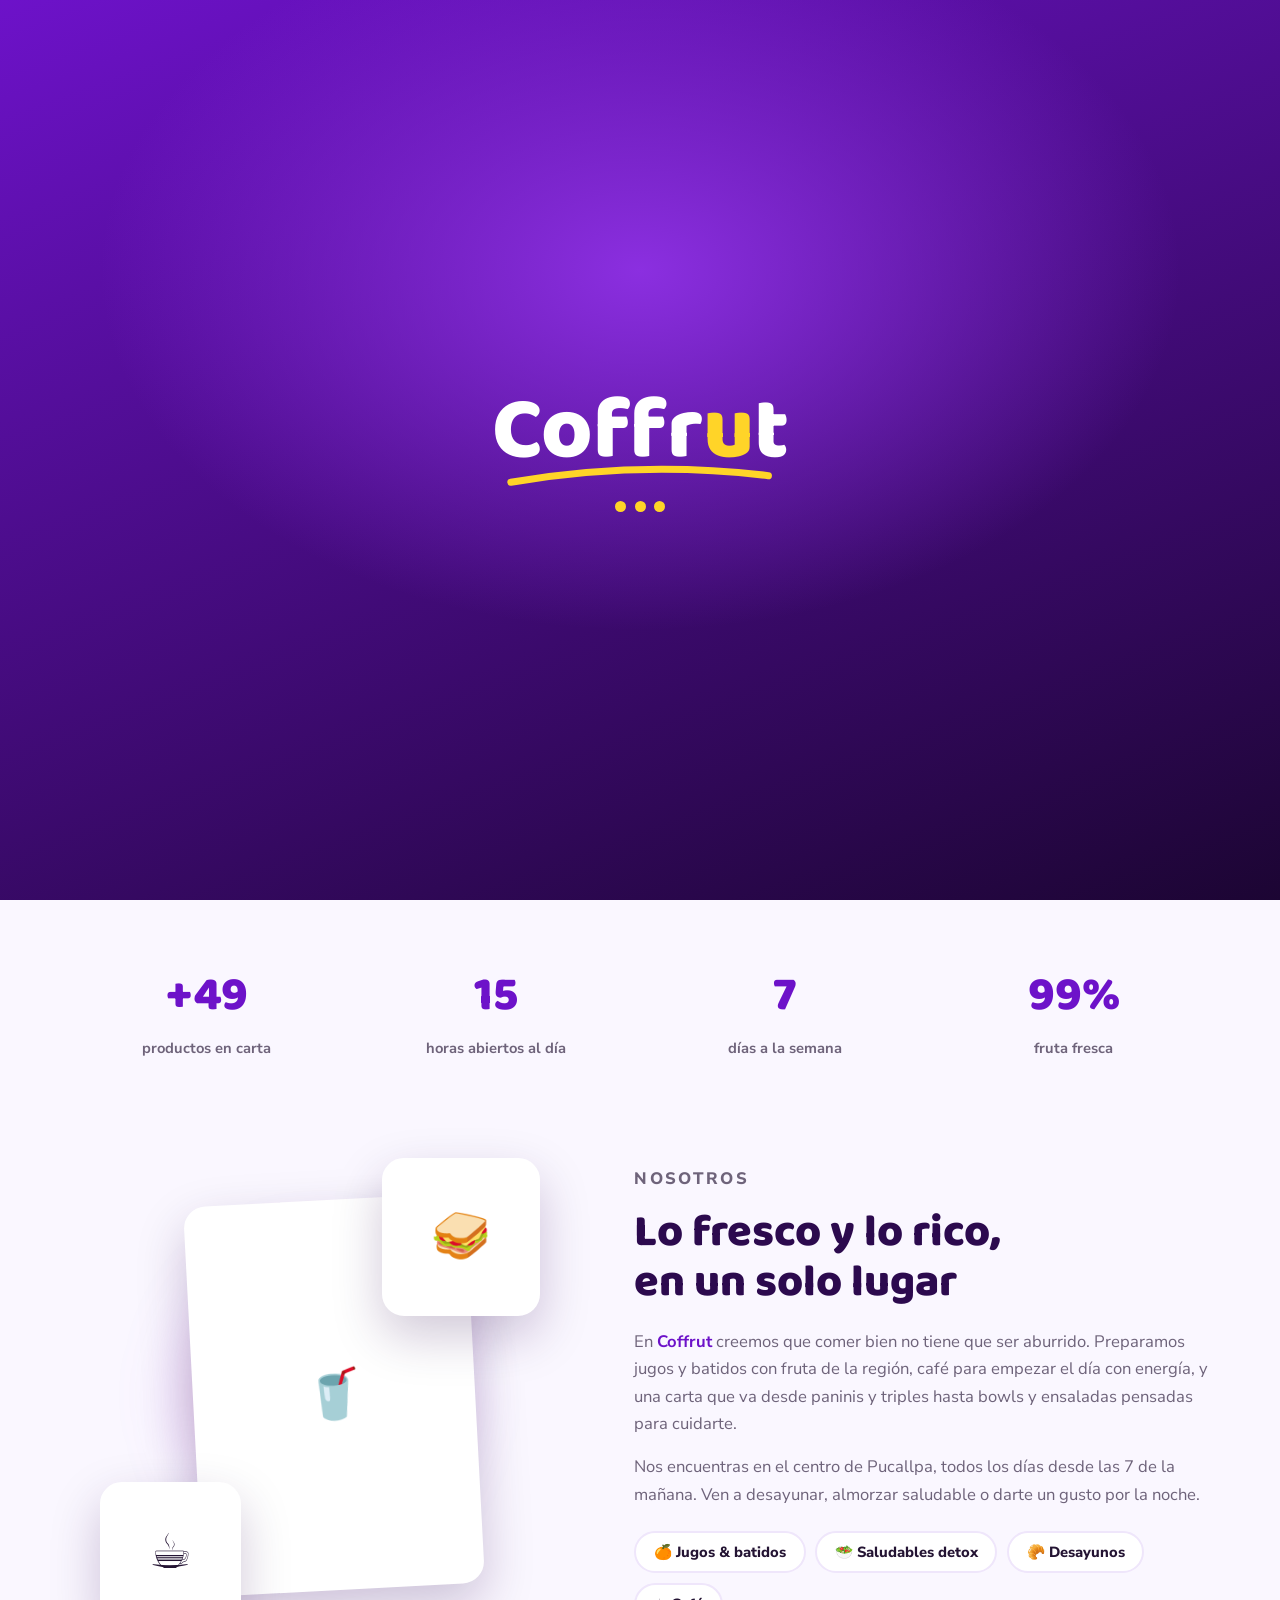
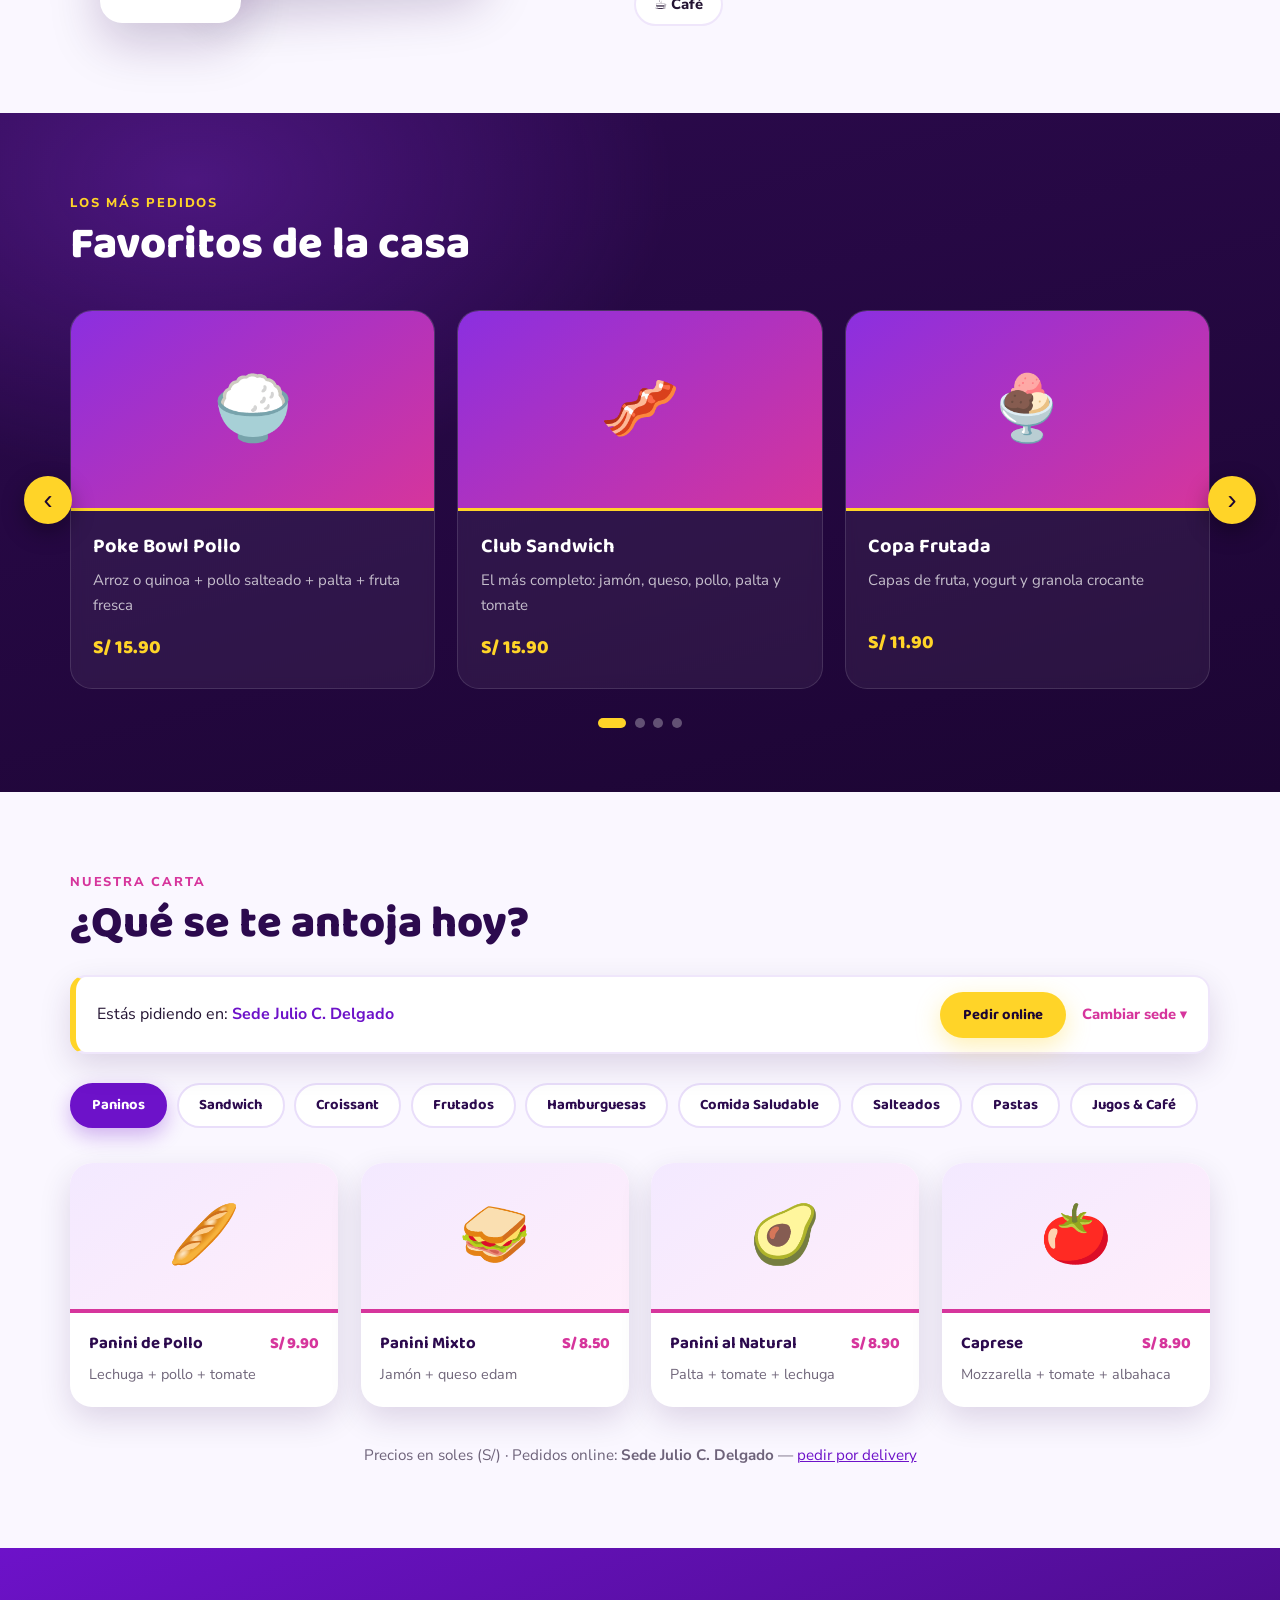
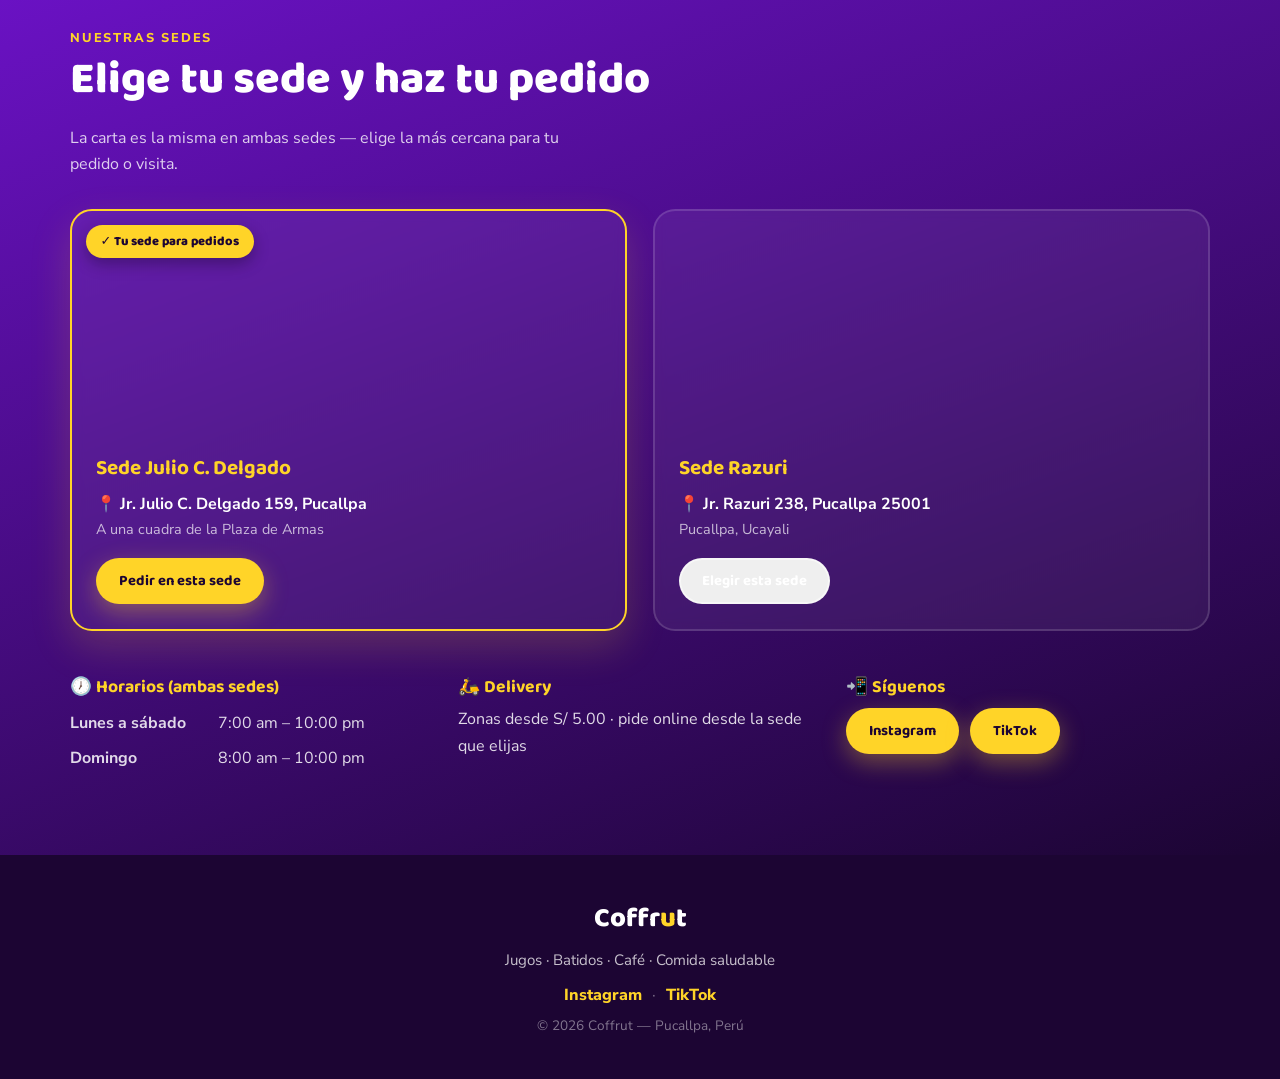
<file: index.html>
<!DOCTYPE html>
<html lang="es">
<head>
  <meta charset="UTF-8" />
  <meta name="viewport" content="width=device-width, initial-scale=1.0" />
  <title>Coffrut — Jugos, Batidos & Café | Pucallpa</title>
  <meta name="description" content="Coffrut: bar de zumos, batidos, café y comida saludable en Pucallpa. Jr. Julio C. Delgado 159. Lunes a domingo." />
  <link rel="preconnect" href="https://fonts.googleapis.com" />
  <link rel="preconnect" href="https://fonts.gstatic.com" crossorigin />
  <link href="https://fonts.googleapis.com/css2?family=Baloo+2:wght@500;600;700;800&family=Nunito+Sans:opsz,wght@6..12,400;6..12,600;6..12,700;6..12,800&display=swap" rel="stylesheet" />
  <link rel="stylesheet" href="css/styles.css" />
</head>
<body>

  <!-- ============ PANTALLA DE CARGA ============ -->
  <div class="splash" id="splash" aria-hidden="true">
    <div class="splash__logo">
      Coffr<span>u</span>t
      <svg class="splash__swoosh" viewBox="0 0 420 36">
        <path class="splash__path" d="M12 28 Q 210 -6 408 18" fill="none" stroke="#FFD428" stroke-width="11" stroke-linecap="round"/>
      </svg>
    </div>
    <div class="splash__dots"><span></span><span></span><span></span></div>
  </div>

  <!-- ============ NAVBAR ============ -->
  <header class="nav" id="nav">
    <div class="nav__inner container">
      <a href="#inicio" class="nav__logo">
        Coffr<span class="nav__logo-u">u</span>t
        <svg class="nav__swoosh" viewBox="0 0 120 14" aria-hidden="true">
          <path d="M4 10 Q 60 -2 116 7" fill="none" stroke="currentColor" stroke-width="5" stroke-linecap="round"/>
        </svg>
      </a>
      <nav class="nav__links" id="navLinks">
        <a href="#inicio">Inicio</a>
        <a href="#nosotros">Nosotros</a>
        <a href="#favoritos">Favoritos</a>
        <a href="#carta">Carta</a>
        <a href="#sedes">Sedes</a>
      </nav>
      <a href="#carta" class="btn btn--sm nav__cta">Ver carta</a>
      <button class="nav__burger" id="navBurger" aria-label="Abrir menú" aria-expanded="false">
        <span></span><span></span><span></span>
      </button>
    </div>
  </header>

  <!-- ============ HERO ============ -->
  <section class="hero" id="inicio">
    <div class="hero__blobs" aria-hidden="true">
      <span class="blob blob--1"></span>
      <span class="blob blob--2"></span>
      <span class="blob blob--3"></span>
      <span class="blob blob--4"></span>
    </div>

    <div class="hero__particles" id="heroParticles" aria-hidden="true"></div>

    <div class="hero__content container">
      <p class="hero__eyebrow">Bar de zumos · batidos · café — Pucallpa</p>
      <h1 class="hero__title">
        Coffr<span class="hero__title-u">u</span>t
        <svg class="hero__swoosh" viewBox="0 0 420 36" aria-hidden="true">
          <path id="swooshPath" d="M12 28 Q 210 -6 408 18" fill="none" stroke="#FFD428" stroke-width="11" stroke-linecap="round"/>
        </svg>
      </h1>
      <p class="hero__sub">
        Fruta fresca, café de verdad y comida que te hace bien.
        Todos los días, de la mañana a la noche.
      </p>
      <div class="hero__actions">
        <a href="#carta" class="btn btn--yellow">Explorar la carta</a>
        <a href="#sedes" class="btn btn--ghost">Nuestras sedes</a>
      </div>
    </div>

    <div class="hero__wave" aria-hidden="true">
      <svg viewBox="0 0 1440 90" preserveAspectRatio="none">
        <path d="M0,40 C240,90 480,0 720,30 C960,60 1200,80 1440,30 L1440,90 L0,90 Z" fill="var(--crema)"/>
      </svg>
    </div>
  </section>

  <!-- ============ STATS ============ -->
  <section class="stats container reveal">
    <div class="stats__item">
      <span class="stats__num" data-count="50" data-prefix="+">0</span>
      <span class="stats__label">productos en carta</span>
    </div>
    <div class="stats__item">
      <span class="stats__num" data-count="15">0</span>
      <span class="stats__label">horas abiertos al día</span>
    </div>
    <div class="stats__item">
      <span class="stats__num" data-count="7">0</span>
      <span class="stats__label">días a la semana</span>
    </div>
    <div class="stats__item">
      <span class="stats__num" data-count="100" data-suffix="%">0</span>
      <span class="stats__label">fruta fresca</span>
    </div>
  </section>

  <!-- ============ NOSOTROS ============ -->
  <section class="about container" id="nosotros">
    <div class="about__media reveal">
      <span class="about__glow" aria-hidden="true"></span>
      <figure class="about__card about__card--big">
        <img src="https://images.unsplash.com/photo-1546173159-315724a31696?w=700&q=80"
             alt="Jugos y batidos de fruta fresca" loading="lazy"
             onerror="this.parentElement.classList.add('sin-foto');this.replaceWith('🥤')">
      </figure>
      <figure class="about__card about__card--top">
        <img src="https://images.unsplash.com/photo-1528735602780-2552fd46c7af?w=400&q=80"
             alt="Panini tostado" loading="lazy"
             onerror="this.parentElement.classList.add('sin-foto');this.replaceWith('🥪')">
      </figure>
      <figure class="about__card about__card--bottom">
        <img src="https://images.unsplash.com/photo-1572442388796-11668a67e53d?w=400&q=80"
             alt="Café con arte latte" loading="lazy"
             onerror="this.parentElement.classList.add('sin-foto');this.replaceWith('☕')">
      </figure>
    </div>
    <div class="about__text reveal reveal--delay-1">
      <p class="section-eyebrow">Nosotros</p>
      <h2 class="section-title">Lo fresco y lo rico,<br/>en un solo lugar</h2>
      <p>
        En <strong>Coffrut</strong> creemos que comer bien no tiene que ser aburrido.
        Preparamos jugos y batidos con fruta de la región, café para empezar el día
        con energía, y una carta que va desde paninis y triples hasta bowls y
        ensaladas pensadas para cuidarte.
      </p>
      <p>
        Nos encuentras en el centro de Pucallpa, todos los días desde las 7 de la
        mañana. Ven a desayunar, almorzar saludable o darte un gusto por la noche.
      </p>
      <ul class="about__pills">
        <li><button data-cat="Jugos & Café">🍊 Jugos & batidos</button></li>
        <li><button data-cat="Comida Saludable">🥗 Saludables detox</button></li>
        <li><button data-cat="Croissant">🥐 Desayunos</button></li>
        <li><button data-cat="Jugos & Café">☕ Café</button></li>
      </ul>
    </div>
  </section>

  <!-- ============ CARRUSEL FAVORITOS ============ -->
  <section class="favs" id="favoritos">
    <div class="container">
      <p class="section-eyebrow section-eyebrow--light reveal">Los más pedidos</p>
      <h2 class="section-title section-title--light reveal">Favoritos de la casa</h2>
    </div>

    <div class="carousel reveal" id="carousel">
      <button class="carousel__btn carousel__btn--prev" id="carPrev" aria-label="Anterior">‹</button>
      <div class="carousel__viewport" id="carViewport">
        <div class="carousel__track" id="carTrack"><!-- JS renderiza las tarjetas --></div>
      </div>
      <button class="carousel__btn carousel__btn--next" id="carNext" aria-label="Siguiente">›</button>
    </div>
    <div class="carousel__dots" id="carDots"></div>
  </section>

  <!-- ============ CARTA ============ -->
  <section class="menu container" id="carta">
    <p class="section-eyebrow reveal">Nuestra carta</p>
    <h2 class="section-title reveal">¿Qué se te antoja hoy?</h2>

    <div class="menu__sede reveal" id="menuSede"><!-- JS: sede activa --></div>

    <div class="menu__tabs reveal" id="menuTabs" role="tablist"><!-- JS --></div>
    <div class="menu__grid" id="menuGrid"><!-- JS --></div>

    <p class="menu__note reveal" id="menuNote">Precios en soles (S/).</p>
  </section>

  <!-- ============ SEDES ============ -->
  <section class="visit" id="sedes">
    <div class="container">
      <p class="section-eyebrow section-eyebrow--light reveal">Nuestras sedes</p>
      <h2 class="section-title section-title--light reveal">Elige tu sede y haz tu pedido</h2>
      <p class="visit__intro reveal">
        La carta es la misma en ambas sedes — elige la más cercana para tu pedido o visita.
      </p>

      <div class="sedes__grid reveal" id="sedesGrid"><!-- JS renderiza las sedes --></div>

      <div class="visit__extra reveal">
        <div class="visit__block">
          <h3>🕖 Horarios (ambas sedes)</h3>
          <table class="visit__hours">
            <tr><td>Lunes a sábado</td><td>7:00 am – 10:00 pm</td></tr>
            <tr><td>Domingo</td><td>8:00 am – 10:00 pm</td></tr>
          </table>
        </div>
        <div class="visit__block">
          <h3>🛵 Delivery</h3>
          <p>Zonas desde S/ 5.00 · pide online desde la sede que elijas</p>
        </div>
        <div class="visit__block">
          <h3>📲 Síguenos</h3>
          <div class="visit__social">
            <a class="btn btn--yellow btn--sm" href="https://www.instagram.com/coffrut.pe" target="_blank" rel="noopener">Instagram</a>
            <a class="btn btn--yellow btn--sm" href="https://www.tiktok.com/@coffrutjugosycaf" target="_blank" rel="noopener">TikTok</a>
          </div>
        </div>
      </div>
    </div>
  </section>

  <!-- ============ FOOTER ============ -->
  <footer class="footer">
    <div class="container footer__inner">
      <a href="#inicio" class="footer__logo">Coffr<span>u</span>t</a>
      <p>Jugos · Batidos · Café · Comida saludable</p>
      <div class="footer__social">
        <a href="https://www.instagram.com/coffrut.pe" target="_blank" rel="noopener">Instagram</a>
        <span>·</span>
        <a href="https://www.tiktok.com/@coffrutjugosycaf" target="_blank" rel="noopener">TikTok</a>
      </div>
      <p class="footer__copy">© 2026 Coffrut — Pucallpa, Perú</p>
    </div>
  </footer>

  <script src="js/data.js"></script>
  <script src="js/main.js"></script>
</body>
</html>
</file>
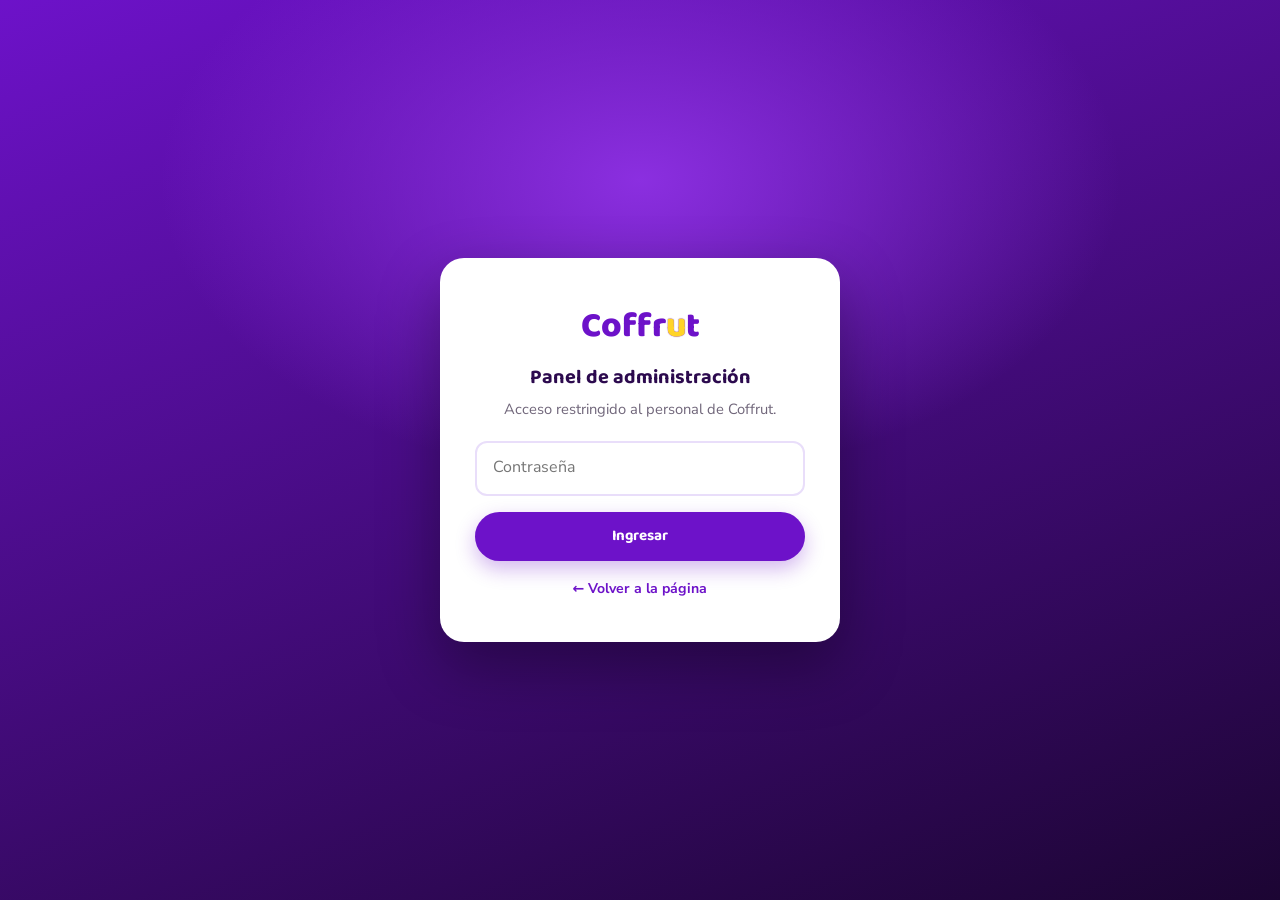
<file: admin.html>
<!DOCTYPE html>
<html lang="es">
<head>
  <meta charset="UTF-8" />
  <meta name="viewport" content="width=device-width, initial-scale=1.0" />
  <title>Coffrut — Panel de Administración</title>
  <meta name="robots" content="noindex, nofollow" />
  <link rel="preconnect" href="https://fonts.googleapis.com" />
  <link rel="preconnect" href="https://fonts.gstatic.com" crossorigin />
  <link href="https://fonts.googleapis.com/css2?family=Baloo+2:wght@500;600;700;800&family=Nunito+Sans:opsz,wght@6..12,400;6..12,600;6..12,700;6..12,800&display=swap" rel="stylesheet" />
  <link rel="stylesheet" href="css/admin.css" />
</head>
<body>

  <!-- ============ LOGIN ============ -->
  <div class="login" id="loginScreen">
    <form class="login__card" id="loginForm">
      <div class="login__logo">Coffr<span>u</span>t</div>
      <h1>Panel de administración</h1>
      <p>Acceso restringido al personal de Coffrut.</p>
      <input type="password" id="loginPass" placeholder="Contraseña" autocomplete="current-password" required />
      <button type="submit" class="btn-admin btn-admin--primary">Ingresar</button>
      <p class="login__error" id="loginError" hidden>Contraseña incorrecta</p>
      <a class="login__back" href="index.html">← Volver a la página</a>
    </form>
  </div>

  <!-- ============ PANEL ============ -->
  <div class="panel" id="panel" hidden>
    <header class="panel__top">
      <div class="panel__logo">Coffr<span>u</span>t <small>admin</small></div>
      <div class="panel__top-actions">
        <a href="index.html" class="btn-admin btn-admin--ghost">Ver página</a>
        <button class="btn-admin btn-admin--ghost" id="btnLogout">Cerrar sesión</button>
      </div>
    </header>

    <main class="panel__main">

      <!-- Formulario de producto -->
      <section class="card">
        <h2 id="formTitle">Agregar producto</h2>
        <form id="prodForm" class="prod-form">
          <div class="prod-form__grid">
            <label>
              Categoría
              <div class="cat-row">
                <select id="prodCat"></select>
                <input type="text" id="prodCatNueva" placeholder="…o escribe una nueva" />
              </div>
            </label>
            <label>
              Nombre del producto
              <input type="text" id="prodNombre" placeholder="Ej. Panini Coffrut" required maxlength="60" />
            </label>
            <label>
              Precio (S/)
              <input type="number" id="prodPrecio" placeholder="9.90" min="0" step="0.10" required />
            </label>
            <label class="prod-form__full">
              Breve descripción
              <input type="text" id="prodDesc" placeholder="Ej. Pollo + queso + tomate" maxlength="120" />
            </label>
            <label class="prod-form__full">
              Foto del producto
              <input type="file" id="prodFoto" accept="image/*" />
            </label>
          </div>

          <div class="prod-form__preview" id="fotoPreview" hidden>
            <img id="fotoPreviewImg" alt="Vista previa" />
            <button type="button" class="btn-admin btn-admin--danger btn-admin--sm" id="btnQuitarFoto">Quitar foto</button>
          </div>

          <div class="prod-form__actions">
            <button type="submit" class="btn-admin btn-admin--primary" id="btnGuardar">Guardar producto</button>
            <span class="prod-form__msg" id="formMsg"></span>
          </div>
        </form>
      </section>

      <!-- Lista de productos -->
      <section class="card">
        <div class="card__head">
          <h2>Productos en la carta</h2>
          <input type="search" id="buscar" placeholder="Buscar producto…" />
        </div>
        <p class="card__hint">
          Los productos <strong>base</strong> vienen del código (js/data.js); puedes ocultarlos de la carta.
          Los <strong>agregados</strong> se guardan en este navegador y puedes eliminarlos.
        </p>
        <div id="listaProductos"></div>
      </section>

    </main>
  </div>

  <script src="js/data.js"></script>
  <script src="js/admin.js"></script>
</body>
</html>
</file>
<file: css/styles.css>
/* ============================================================
   COFFRUT — styles.css
   Paleta de marca: morado vibrante + amarillo + crema
   ============================================================ */

:root {
  /* Colores */
  --morado-950: #1c0533;
  --morado-900: #2c0a4e;
  --morado-700: #6d12c9;   /* color del logo */
  --morado-500: #8b2fe0;
  --morado-300: #c08bf5;
  --amarillo:   #ffd428;
  --amarillo-d: #e8b800;
  --rosa:       #d6359c;   /* acento de la carta */
  --crema:      #faf7ff;
  --blanco:     #ffffff;
  --tinta:      #241433;
  --tinta-60:   rgba(36, 20, 51, 0.65);

  /* Tipografía */
  --font-display: 'Baloo 2', system-ui, sans-serif;
  --font-body: 'Nunito Sans', system-ui, sans-serif;

  /* Otros */
  --radius: 22px;
  --shadow: 0 12px 32px rgba(44, 10, 78, 0.14);
  --shadow-lg: 0 20px 50px rgba(44, 10, 78, 0.22);
  --transition: 0.35s cubic-bezier(0.22, 1, 0.36, 1);
  --nav-h: 72px;
}

* { margin: 0; padding: 0; box-sizing: border-box; }

html { scroll-behavior: smooth; scroll-padding-top: calc(var(--nav-h) + 12px); }

body {
  font-family: var(--font-body);
  color: var(--tinta);
  background: var(--crema);
  line-height: 1.65;
  overflow-x: hidden;
}

img { max-width: 100%; display: block; }
a { color: var(--morado-700); }

.container { width: min(1140px, 92%); margin-inline: auto; }

/* ============ Utilidades de sección ============ */
.section-eyebrow {
  font-weight: 800;
  text-transform: uppercase;
  letter-spacing: 0.14em;
  font-size: 0.8rem;
  color: var(--rosa);
  margin-bottom: 0.4rem;
}
.section-eyebrow--light { color: var(--amarillo); }

.section-title {
  font-family: var(--font-display);
  font-weight: 800;
  font-size: clamp(1.9rem, 4vw, 2.8rem);
  line-height: 1.12;
  color: var(--morado-900);
  margin-bottom: 1.2rem;
}
.section-title--light { color: var(--blanco); }

/* ============ Botones ============ */
.btn {
  display: inline-block;
  font-family: var(--font-display);
  font-weight: 700;
  font-size: 1.02rem;
  padding: 0.85rem 1.9rem;
  border-radius: 999px;
  text-decoration: none;
  border: 2px solid transparent;
  transition: transform var(--transition), box-shadow var(--transition), background var(--transition);
  will-change: transform;
}
.btn:hover { transform: translateY(-3px) scale(1.02); }
.btn:active { transform: translateY(-1px) scale(0.99); }

.btn--yellow {
  background: var(--amarillo);
  color: var(--morado-950);
  box-shadow: 0 8px 24px rgba(255, 212, 40, 0.35);
}
.btn--yellow:hover { background: #ffdf5c; box-shadow: 0 14px 32px rgba(255, 212, 40, 0.45); }

.btn--ghost {
  color: var(--blanco);
  border-color: rgba(255, 255, 255, 0.55);
}
.btn--ghost:hover { background: rgba(255, 255, 255, 0.12); }

.btn--sm { padding: 0.55rem 1.3rem; font-size: 0.92rem; }

/* ============ PANTALLA DE CARGA ============ */
.splash {
  position: fixed;
  inset: 0;
  z-index: 999;
  display: grid;
  place-content: center;
  gap: 1.6rem;
  background:
    radial-gradient(900px 600px at 50% 30%, var(--morado-500), transparent 60%),
    linear-gradient(160deg, var(--morado-700), var(--morado-950));
  transition: opacity 0.6s ease, visibility 0.6s ease;
}
.splash--out { opacity: 0; visibility: hidden; pointer-events: none; }

.splash__logo {
  position: relative;
  font-family: var(--font-display);
  font-weight: 800;
  font-size: clamp(3rem, 10vw, 5.5rem);
  color: var(--blanco);
  line-height: 1;
  animation: splashPulse 1.8s ease-in-out infinite;
}
.splash__logo span { color: var(--amarillo); }
.splash__swoosh {
  position: absolute;
  left: 4%; bottom: -12px;
  width: 92%;
}
.splash__path {
  stroke-dasharray: 460;
  stroke-dashoffset: 460;
  animation: drawSwoosh 1.1s ease-out 0.2s forwards;
}
@keyframes splashPulse {
  0%, 100% { transform: scale(1); }
  50%      { transform: scale(1.035); }
}

.splash__dots {
  display: flex;
  justify-content: center;
  gap: 0.55rem;
}
.splash__dots span {
  width: 11px; height: 11px;
  border-radius: 50%;
  background: var(--amarillo);
  animation: dotBounce 1.1s ease-in-out infinite;
}
.splash__dots span:nth-child(2) { animation-delay: 0.15s; }
.splash__dots span:nth-child(3) { animation-delay: 0.3s; }
@keyframes dotBounce {
  0%, 100% { transform: translateY(0);    opacity: 0.5; }
  50%      { transform: translateY(-10px); opacity: 1; }
}

/* ============ NAVBAR ============ */
.nav {
  position: fixed;
  inset: 0 0 auto 0;
  height: var(--nav-h);
  z-index: 100;
  transition: background 0.3s ease, box-shadow 0.3s ease, backdrop-filter 0.3s ease;
}
.nav--solid {
  background: rgba(28, 5, 51, 0.85);
  backdrop-filter: blur(14px);
  -webkit-backdrop-filter: blur(14px);
  box-shadow: 0 6px 24px rgba(0, 0, 0, 0.25);
}

.nav__inner {
  height: 100%;
  display: flex;
  align-items: center;
  gap: 1.5rem;
}

.nav__logo {
  position: relative;
  font-family: var(--font-display);
  font-weight: 800;
  font-size: 1.6rem;
  color: var(--blanco);
  text-decoration: none;
  line-height: 1;
}
.nav__logo-u { color: var(--amarillo); }
.nav__swoosh {
  position: absolute;
  left: 2px; bottom: -8px;
  width: 92%;
  color: var(--amarillo);
}

.nav__links {
  display: flex;
  gap: 1.6rem;
  margin-left: auto;
}
.nav__links a {
  color: rgba(255, 255, 255, 0.88);
  text-decoration: none;
  font-weight: 700;
  font-size: 0.95rem;
  position: relative;
  padding-block: 4px;
}
.nav__links a::after {
  content: "";
  position: absolute;
  left: 0; bottom: 0;
  width: 100%;
  height: 3px;
  border-radius: 3px;
  background: var(--amarillo);
  transform: scaleX(0);
  transform-origin: left;
  transition: transform 0.28s ease;
}
.nav__links a:hover::after,
.nav__links a.active::after { transform: scaleX(1); }

.nav__burger {
  display: none;
  flex-direction: column;
  gap: 5px;
  background: none;
  border: none;
  cursor: pointer;
  padding: 8px;
  margin-left: auto;
}
.nav__burger span {
  width: 26px; height: 3px;
  border-radius: 3px;
  background: var(--blanco);
  transition: transform 0.3s ease, opacity 0.3s ease;
}
.nav__burger.open span:nth-child(1) { transform: translateY(8px) rotate(45deg); }
.nav__burger.open span:nth-child(2) { opacity: 0; }
.nav__burger.open span:nth-child(3) { transform: translateY(-8px) rotate(-45deg); }

/* ============ HERO ============ */
.hero {
  position: relative;
  min-height: 100svh;
  display: grid;
  place-items: center;
  text-align: center;
  overflow: hidden;
  color: var(--blanco);
  background:
    radial-gradient(1100px 700px at 50% 0%, var(--morado-500), transparent 60%),
    radial-gradient(900px 600px at 85% 90%, #4a0d8f, transparent 55%),
    linear-gradient(160deg, var(--morado-700) 0%, var(--morado-900) 55%, var(--morado-950) 100%);
}

/* Blobs flotantes */
.hero__blobs { position: absolute; inset: 0; pointer-events: none; }
.blob {
  position: absolute;
  border-radius: 50%;
  filter: blur(60px);
  opacity: 0.55;
  animation: blobFloat 14s ease-in-out infinite;
}
.blob--1 { width: 340px; height: 340px; background: #ff8c42; top: 8%;  left: -6%; }
.blob--2 { width: 260px; height: 260px; background: var(--amarillo); bottom: 12%; right: -4%; animation-delay: -4s; }
.blob--3 { width: 220px; height: 220px; background: var(--rosa); top: 55%; left: 12%; animation-delay: -8s; }
.blob--4 { width: 180px; height: 180px; background: #36d399; top: 18%; right: 16%; animation-delay: -11s; }

@keyframes blobFloat {
  0%, 100% { transform: translate(0, 0) scale(1); }
  33%      { transform: translate(30px, -40px) scale(1.08); }
  66%      { transform: translate(-25px, 25px) scale(0.94); }
}

/* Partículas (emojis de fruta) generadas por JS */
.hero__particles { position: absolute; inset: 0; overflow: hidden; pointer-events: none; }
.particle {
  position: absolute;
  bottom: -60px;
  font-size: var(--size, 26px);
  opacity: 0;
  animation: rise var(--dur, 16s) linear infinite;
  animation-delay: var(--delay, 0s);
  filter: drop-shadow(0 4px 10px rgba(0,0,0,0.25));
}
@keyframes rise {
  0%   { transform: translateY(0) rotate(0deg);        opacity: 0; }
  8%   { opacity: 0.85; }
  90%  { opacity: 0.5; }
  100% { transform: translateY(-115vh) rotate(340deg); opacity: 0; }
}

.hero__content { position: relative; z-index: 2; padding-block: 7rem 9rem; }

.hero__eyebrow {
  font-weight: 800;
  letter-spacing: 0.18em;
  text-transform: uppercase;
  font-size: 0.82rem;
  color: var(--amarillo);
  opacity: 0;
  animation: fadeUp 0.8s ease 0.15s forwards;
}

.hero__title {
  position: relative;
  display: inline-block;
  font-family: var(--font-display);
  font-weight: 800;
  font-size: clamp(4rem, 13vw, 9rem);
  line-height: 1;
  letter-spacing: -0.02em;
  margin-block: 0.6rem 0.4rem;
  opacity: 0;
  animation: popIn 0.9s cubic-bezier(0.22, 1.4, 0.36, 1) 0.35s forwards;
}
.hero__title-u { color: var(--amarillo); }

.hero__swoosh {
  position: absolute;
  left: 4%; bottom: -14px;
  width: 92%;
}
#swooshPath {
  stroke-dasharray: 460;
  stroke-dashoffset: 460;
  animation: drawSwoosh 1s ease-out 1.1s forwards;
}
@keyframes drawSwoosh { to { stroke-dashoffset: 0; } }

.hero__sub {
  max-width: 520px;
  margin-inline: auto;
  font-size: clamp(1.02rem, 2vw, 1.2rem);
  color: rgba(255, 255, 255, 0.86);
  opacity: 0;
  animation: fadeUp 0.8s ease 0.7s forwards;
}

.hero__actions {
  display: flex;
  gap: 1rem;
  justify-content: center;
  flex-wrap: wrap;
  margin-top: 2rem;
  opacity: 0;
  animation: fadeUp 0.8s ease 0.95s forwards;
}

.hero__wave {
  position: absolute;
  left: 0; right: 0; bottom: -1px;
  line-height: 0;
}
.hero__wave svg { width: 100%; height: 90px; }

@keyframes fadeUp {
  from { opacity: 0; transform: translateY(24px); }
  to   { opacity: 1; transform: translateY(0); }
}
@keyframes popIn {
  from { opacity: 0; transform: scale(0.7); }
  to   { opacity: 1; transform: scale(1); }
}

/* ============ STATS ============ */
.stats {
  display: grid;
  grid-template-columns: repeat(4, 1fr);
  gap: 1rem;
  padding-block: 3.5rem 1rem;
  text-align: center;
}
.stats__num {
  display: block;
  font-family: var(--font-display);
  font-weight: 800;
  font-size: clamp(2rem, 4.5vw, 3rem);
  color: var(--morado-700);
}
.stats__label {
  font-weight: 700;
  color: var(--tinta-60);
  font-size: 0.92rem;
}

/* ============ NOSOTROS ============ */
.about {
  display: grid;
  grid-template-columns: 1fr 1.15fr;
  gap: clamp(2rem, 5vw, 4.5rem);
  align-items: center;
  padding-block: 5rem;
}

/* Collage: contenedor con proporción fija y tarjetas en %
   → siempre queda contenido, nunca se monta sobre el texto */
.about__media {
  position: relative;
  width: min(440px, 100%);
  aspect-ratio: 1 / 1.08;
  margin-inline: auto;
}
.about__glow {
  position: absolute;
  inset: 18%;
  border-radius: 50%;
  background: radial-gradient(circle, rgba(255, 212, 40, 0.55), rgba(139, 47, 224, 0.25) 60%, transparent 75%);
  filter: blur(30px);
  animation: blobFloat 12s ease-in-out infinite;
}
.about__card {
  position: absolute;
  overflow: hidden;
  display: grid;
  place-items: center;
  background: var(--blanco);
  border-radius: var(--radius);
  border: 5px solid var(--blanco);
  box-shadow: var(--shadow-lg);
}
.about__card img { width: 100%; height: 100%; object-fit: cover; }
.about__card.sin-foto { font-size: 3rem; }
.about__card--big {
  inset: 9% 15% 9% 21%;
  transform: rotate(-3deg);
  z-index: 1;
}
.about__card--top {
  top: 0; right: 0;
  width: 36%;
  aspect-ratio: 1;
  z-index: 2;
  animation: floatTop 5s ease-in-out infinite;
}
.about__card--bottom {
  bottom: 2%; left: 0;
  width: 32%;
  aspect-ratio: 1;
  z-index: 2;
  animation: floatBottom 6s ease-in-out -2.5s infinite;
}
@keyframes floatTop {
  0%, 100% { transform: rotate(5deg) translateY(0); }
  50%      { transform: rotate(5deg) translateY(-10px); }
}
@keyframes floatBottom {
  0%, 100% { transform: rotate(-6deg) translateY(0); }
  50%      { transform: rotate(-6deg) translateY(-8px); }
}
@keyframes floatY {
  0%, 100% { transform: translateY(0); }
  50%      { transform: translateY(-14px); }
}

.about__text p { margin-bottom: 1rem; color: var(--tinta-60); font-size: 1.04rem; }
.about__text strong { color: var(--morado-700); }

.about__pills {
  list-style: none;
  display: flex;
  flex-wrap: wrap;
  gap: 0.6rem;
  margin-top: 1.4rem;
}
.about__pills button {
  font: inherit;
  font-weight: 800;
  font-size: 0.92rem;
  color: var(--tinta);
  background: var(--blanco);
  border: 2px solid #efe6fb;
  border-radius: 999px;
  padding: 0.45rem 1.1rem;
  cursor: pointer;
  transition: transform 0.25s ease, border-color 0.25s ease, box-shadow 0.25s ease;
}
.about__pills button:hover,
.about__pills button:focus-visible {
  transform: translateY(-3px);
  border-color: var(--morado-300);
  box-shadow: 0 8px 18px rgba(109, 18, 201, 0.15);
}

/* ============ CARRUSEL FAVORITOS ============ */
.favs {
  background:
    radial-gradient(800px 500px at 15% 10%, rgba(139, 47, 224, 0.35), transparent 60%),
    linear-gradient(165deg, var(--morado-900), var(--morado-950));
  padding-block: 5rem 4rem;
  overflow: hidden;
}

.carousel {
  position: relative;
  margin-top: 2.5rem;
}
.carousel__viewport {
  overflow: hidden;
  width: min(1140px, 92%);
  margin-inline: auto;
  cursor: grab;
}
.carousel__viewport.dragging { cursor: grabbing; }

.carousel__track {
  display: flex;
  gap: 1.4rem;
  transition: transform 0.55s cubic-bezier(0.22, 1, 0.36, 1);
  will-change: transform;
}

.fav-card {
  flex: 0 0 calc((100% - 2.8rem) / 3);
  background: rgba(255, 255, 255, 0.06);
  border: 1px solid rgba(255, 255, 255, 0.12);
  border-radius: var(--radius);
  overflow: hidden;
  color: var(--blanco);
  backdrop-filter: blur(6px);
  transition: transform var(--transition), background var(--transition), border-color var(--transition);
  user-select: none;
}
.fav-card:hover {
  transform: translateY(-8px);
  background: rgba(255, 255, 255, 0.1);
  border-color: rgba(255, 212, 40, 0.5);
}
/* Imagen como banner grande en la parte superior */
.fav-card__emoji {
  display: grid;
  place-items: center;
  width: 100%;
  height: 200px;
  font-size: 4rem;
  background: linear-gradient(145deg, var(--morado-500), var(--rosa));
  border-bottom: 3px solid var(--amarillo);
}
.fav-card__emoji img {
  width: 100%; height: 100%;
  object-fit: cover;
  border-radius: 0;
}
.fav-card__body { padding: 1.2rem 1.4rem 1.5rem; }
.fav-card h3 {
  font-family: var(--font-display);
  font-size: 1.25rem;
  font-weight: 700;
  margin-bottom: 0.3rem;
}
.fav-card p {
  color: rgba(255, 255, 255, 0.72);
  font-size: 0.94rem;
  min-height: 3em;
}
.fav-card__price {
  display: inline-block;
  margin-top: 0.9rem;
  font-family: var(--font-display);
  font-weight: 800;
  font-size: 1.2rem;
  color: var(--amarillo);
}

.carousel__btn {
  position: absolute;
  top: 50%;
  transform: translateY(-50%);
  z-index: 5;
  width: 48px; height: 48px;
  border-radius: 50%;
  border: none;
  cursor: pointer;
  font-size: 1.7rem;
  line-height: 1;
  background: var(--amarillo);
  color: var(--morado-950);
  box-shadow: 0 8px 22px rgba(0, 0, 0, 0.35);
  transition: transform 0.25s ease, background 0.25s ease;
}
.carousel__btn:hover { transform: translateY(-50%) scale(1.12); background: #ffdf5c; }
.carousel__btn--prev { left: clamp(4px, 2vw, 24px); }
.carousel__btn--next { right: clamp(4px, 2vw, 24px); }

.carousel__dots {
  display: flex;
  justify-content: center;
  gap: 0.55rem;
  margin-top: 1.8rem;
}
.carousel__dots button {
  width: 10px; height: 10px;
  border-radius: 999px;
  border: none;
  cursor: pointer;
  background: rgba(255, 255, 255, 0.3);
  transition: width 0.3s ease, background 0.3s ease;
}
.carousel__dots button.active {
  width: 28px;
  background: var(--amarillo);
}

/* ============ CARTA ============ */
.menu { padding-block: 5rem; }

.menu__tabs {
  display: flex;
  flex-wrap: wrap;
  gap: 0.6rem;
  margin-block: 1.8rem 2.2rem;
}
.menu__tab {
  font-family: var(--font-display);
  font-weight: 700;
  font-size: 0.92rem;
  padding: 0.55rem 1.25rem;
  border-radius: 999px;
  border: 2px solid #e9defa;
  background: var(--blanco);
  color: var(--morado-900);
  cursor: pointer;
  transition: all 0.28s ease;
}
.menu__tab:hover { border-color: var(--morado-300); transform: translateY(-2px); }
.menu__tab.active {
  background: var(--morado-700);
  border-color: var(--morado-700);
  color: var(--blanco);
  box-shadow: 0 8px 20px rgba(109, 18, 201, 0.3);
}

.menu__grid {
  display: grid;
  grid-template-columns: repeat(auto-fill, minmax(250px, 1fr));
  gap: 1.4rem;
}

.dish {
  background: var(--blanco);
  border-radius: var(--radius);
  overflow: hidden;
  box-shadow: var(--shadow);
  transition: transform var(--transition), box-shadow var(--transition);
  opacity: 0;
  transform: translateY(24px) scale(0.97);
  animation: dishIn 0.5s cubic-bezier(0.22, 1, 0.36, 1) forwards;
  animation-delay: calc(var(--i) * 60ms);
}
@keyframes dishIn {
  to { opacity: 1; transform: translateY(0) scale(1); }
}
.dish:hover { transform: translateY(-8px); box-shadow: var(--shadow-lg); }

.dish__img {
  height: 150px;
  display: grid;
  place-items: center;
  font-size: 3.6rem;
  background: linear-gradient(145deg, #f3e9ff, #ffeefb);
  border-bottom: 4px solid var(--rosa);
  transition: transform 0.4s ease;
  overflow: hidden;
}
.dish__img img { width: 100%; height: 100%; object-fit: cover; }
.fav-card__emoji img {
  width: 100%; height: 100%;
  object-fit: cover;
  border-radius: 20px;
}
.dish:hover .dish__img { transform: scale(1.06); }

.dish__body { padding: 1.1rem 1.2rem 1.3rem; }
.dish__head {
  display: flex;
  justify-content: space-between;
  align-items: baseline;
  gap: 0.6rem;
}
.dish__name {
  font-family: var(--font-display);
  font-weight: 700;
  font-size: 1.05rem;
  color: var(--morado-900);
  line-height: 1.25;
}
.dish__price {
  font-family: var(--font-display);
  font-weight: 800;
  color: var(--rosa);
  white-space: nowrap;
}
.dish__desc {
  margin-top: 0.35rem;
  font-size: 0.9rem;
  color: var(--tinta-60);
}

.menu__note {
  margin-top: 2.2rem;
  text-align: center;
  color: var(--tinta-60);
  font-size: 0.95rem;
}

/* ============ SEDES ============ */
.visit {
  background: linear-gradient(160deg, var(--morado-700), var(--morado-950));
  color: var(--blanco);
  padding-block: 5rem;
}
.visit__intro {
  color: rgba(255, 255, 255, 0.8);
  max-width: 520px;
  margin-bottom: 2rem;
}

.sedes__grid {
  display: grid;
  grid-template-columns: 1fr 1fr;
  gap: 1.6rem;
}

.sede-card {
  position: relative;
  background: rgba(255, 255, 255, 0.06);
  border: 2px solid rgba(255, 255, 255, 0.14);
  border-radius: var(--radius);
  overflow: hidden;
  backdrop-filter: blur(6px);
  transition: transform var(--transition), border-color var(--transition), box-shadow var(--transition);
}
.sede-card:hover { transform: translateY(-6px); }
.sede-card--activa {
  border-color: var(--amarillo);
  box-shadow: 0 16px 40px rgba(255, 212, 40, 0.18);
}
.sede-card__badge {
  position: absolute;
  top: 14px; left: 14px;
  z-index: 2;
  background: var(--amarillo);
  color: var(--morado-950);
  font-family: var(--font-display);
  font-weight: 800;
  font-size: 0.8rem;
  padding: 0.35rem 0.9rem;
  border-radius: 999px;
  box-shadow: 0 6px 16px rgba(0, 0, 0, 0.3);
}
.sede-card__map { height: 220px; }
.sede-card__map iframe {
  width: 100%; height: 100%;
  border: 0;
  display: block;
  filter: saturate(0.9);
}
.sede-card__body { padding: 1.3rem 1.5rem 1.6rem; }
.sede-card__body h3 {
  font-family: var(--font-display);
  font-size: 1.3rem;
  color: var(--amarillo);
}
.sede-card__dir { font-weight: 700; margin-top: 0.3rem; }
.sede-card__ref { color: rgba(255, 255, 255, 0.7); font-size: 0.9rem; }
.sede-card__actions { margin-top: 1rem; }

.visit__extra {
  display: grid;
  grid-template-columns: repeat(3, 1fr);
  gap: 1.5rem;
  margin-top: 2.6rem;
}
.visit__block h3 {
  font-family: var(--font-display);
  font-size: 1.1rem;
  margin-bottom: 0.3rem;
  color: var(--amarillo);
}
.visit__block p, .visit__hours { color: rgba(255, 255, 255, 0.85); }
.visit__hours { border-collapse: collapse; }
.visit__hours td { padding: 0.25rem 0; }
.visit__hours td:first-child { padding-right: 2rem; font-weight: 700; }
.visit__social { display: flex; gap: 0.7rem; flex-wrap: wrap; margin-top: 0.4rem; }

/* ============ BARRA DE SEDE EN LA CARTA ============ */
.menu__sede {
  position: relative;
  z-index: 60;
  display: flex;
  flex-wrap: wrap;
  align-items: center;
  justify-content: space-between;
  gap: 0.8rem;
  background: var(--blanco);
  border: 2px solid #efe6fb;
  border-left: 6px solid var(--amarillo);
  border-radius: 16px;
  padding: 0.9rem 1.3rem;
  margin-top: 1.6rem;
  box-shadow: var(--shadow);
}
.menu__sede strong { color: var(--morado-700); }
.menu__sede-actions {
  display: flex;
  align-items: center;
  gap: 1rem;
}
.menu__sede-cambiar {
  font: inherit;
  font-weight: 800;
  font-size: 0.92rem;
  color: var(--rosa);
  background: none;
  border: none;
  cursor: pointer;
  padding: 0.3rem 0;
}
.menu__sede-cambiar:hover { text-decoration: underline; }

/* Desplegable de sedes */
.sede-drop { position: relative; }
.sede-drop__list {
  position: absolute;
  top: calc(100% + 8px);
  right: 0;
  z-index: 50;
  min-width: 280px;
  list-style: none;
  background: var(--blanco);
  border: 2px solid #efe6fb;
  border-radius: 16px;
  box-shadow: var(--shadow-lg);
  padding: 0.5rem;
  animation: dropIn 0.22s cubic-bezier(0.22, 1, 0.36, 1);
}
@keyframes dropIn {
  from { opacity: 0; transform: translateY(-8px) scale(0.97); }
  to   { opacity: 1; transform: none; }
}
.sede-drop__list button {
  display: block;
  width: 100%;
  text-align: left;
  font: inherit;
  font-weight: 800;
  color: var(--morado-900);
  background: none;
  border: none;
  border-radius: 10px;
  padding: 0.6rem 0.8rem;
  cursor: pointer;
  transition: background 0.18s ease;
}
.sede-drop__list button:hover { background: #f6efff; }
.sede-drop__list button.activa { color: var(--morado-700); background: #f3e9ff; }
.sede-drop__list button small {
  display: block;
  font-weight: 600;
  font-size: 0.8rem;
  color: var(--tinta-60);
}
.sede-drop__ver {
  border-top: 1px solid #f0e8fb;
  margin-top: 0.3rem;
  padding-top: 0.3rem;
}
.sede-drop__ver a {
  display: block;
  padding: 0.55rem 0.8rem;
  font-weight: 800;
  font-size: 0.88rem;
  color: var(--rosa);
  text-decoration: none;
  border-radius: 10px;
}
.sede-drop__ver a:hover { background: #fff0f9; }

/* ============ FOOTER ============ */
.footer {
  background: var(--morado-950);
  color: rgba(255, 255, 255, 0.75);
  text-align: center;
  padding-block: 2.6rem;
}
.footer__logo {
  font-family: var(--font-display);
  font-weight: 800;
  font-size: 1.7rem;
  color: var(--blanco);
  text-decoration: none;
}
.footer__logo span { color: var(--amarillo); }
.footer p { margin-top: 0.4rem; font-size: 0.94rem; }
.footer__copy { opacity: 0.6; font-size: 0.85rem !important; }
.footer__social { margin-top: 0.6rem; display: flex; justify-content: center; gap: 0.6rem; }
.footer__social a {
  color: var(--amarillo);
  font-weight: 800;
  text-decoration: none;
}
.footer__social a:hover { text-decoration: underline; }
.footer__social span { opacity: 0.5; }

/* ============ SCROLL REVEAL ============ */
.reveal {
  opacity: 0;
  transform: translateY(36px);
  transition: opacity 0.7s ease, transform 0.7s cubic-bezier(0.22, 1, 0.36, 1);
}
.reveal--delay-1 { transition-delay: 0.15s; }
.reveal.visible { opacity: 1; transform: none; }

/* ============ RESPONSIVE ============ */
@media (max-width: 900px) {
  .about { grid-template-columns: 1fr; }
  .about__media { order: -1; max-width: 380px; }
  .sedes__grid { grid-template-columns: 1fr; }
  .visit__extra { grid-template-columns: 1fr; gap: 1.2rem; }
  .fav-card { flex-basis: calc((100% - 1.4rem) / 2); }
  .stats { grid-template-columns: repeat(2, 1fr); gap: 2rem 1rem; }
}

@media (max-width: 640px) {
  .nav__links {
    position: fixed;
    top: var(--nav-h);
    left: 0; right: 0;
    flex-direction: column;
    gap: 0;
    background: rgba(28, 5, 51, 0.97);
    backdrop-filter: blur(14px);
    padding-block: 0.5rem;
    transform: translateY(-12px);
    opacity: 0;
    pointer-events: none;
    transition: opacity 0.3s ease, transform 0.3s ease;
  }
  .nav__links.open {
    opacity: 1;
    transform: translateY(0);
    pointer-events: auto;
  }
  .nav__links a { padding: 0.9rem 6%; }
  .nav__cta { display: none; }
  .nav__burger { display: flex; }

  .fav-card { flex-basis: 100%; }
  .sede-drop { position: static; }
  .sede-drop__list { left: 12px; right: 12px; min-width: 0; }
  /* En móvil se navega deslizando (swipe) + puntos; las flechas tapaban la tarjeta */
  .carousel__btn { display: none; }

}

/* ============ REDUCED MOTION ============ */
@media (prefers-reduced-motion: reduce) {
  *, *::before, *::after {
    animation-duration: 0.01ms !important;
    animation-iteration-count: 1 !important;
    transition-duration: 0.01ms !important;
  }
  html { scroll-behavior: auto; }
  .reveal { opacity: 1; transform: none; }
}
</file>
<file: css/admin.css>
/* ============================================================
   COFFRUT — admin.css
   ============================================================ */

:root {
  --morado-950: #1c0533;
  --morado-900: #2c0a4e;
  --morado-700: #6d12c9;
  --morado-300: #c08bf5;
  --amarillo:   #ffd428;
  --rosa:       #d6359c;
  --crema:      #faf7ff;
  --blanco:     #ffffff;
  --tinta:      #241433;
  --tinta-60:   rgba(36, 20, 51, 0.65);
  --rojo:       #e0334b;
  --verde:      #1faa6b;
  --font-display: 'Baloo 2', system-ui, sans-serif;
  --font-body: 'Nunito Sans', system-ui, sans-serif;
  --radius: 16px;
  --shadow: 0 10px 30px rgba(44, 10, 78, 0.12);
}

* { margin: 0; padding: 0; box-sizing: border-box; }

body {
  font-family: var(--font-body);
  background: var(--crema);
  color: var(--tinta);
  line-height: 1.6;
}

h1, h2 { font-family: var(--font-display); color: var(--morado-900); }

/* ============ Botones ============ */
.btn-admin {
  font-family: var(--font-display);
  font-weight: 700;
  font-size: 0.95rem;
  padding: 0.65rem 1.4rem;
  border-radius: 999px;
  border: 2px solid transparent;
  cursor: pointer;
  text-decoration: none;
  display: inline-block;
  transition: transform 0.2s ease, background 0.2s ease, box-shadow 0.2s ease;
}
.btn-admin:hover { transform: translateY(-2px); }
.btn-admin--primary {
  background: var(--morado-700);
  color: var(--blanco);
  box-shadow: 0 8px 20px rgba(109, 18, 201, 0.3);
}
.btn-admin--primary:hover { background: #7d21e0; }
.btn-admin--ghost {
  background: transparent;
  border-color: var(--morado-300);
  color: var(--morado-700);
}
.btn-admin--danger { background: var(--rojo); color: var(--blanco); }
.btn-admin--warn   { background: var(--amarillo); color: var(--morado-950); }
.btn-admin--sm     { padding: 0.4rem 0.95rem; font-size: 0.85rem; }

/* ============ LOGIN ============ */
.login {
  min-height: 100svh;
  display: grid;
  place-items: center;
  padding: 1rem;
  background:
    radial-gradient(800px 500px at 50% 20%, #8b2fe0, transparent 60%),
    linear-gradient(160deg, var(--morado-700), var(--morado-950));
}
.login__card {
  width: min(400px, 100%);
  background: var(--blanco);
  border-radius: 24px;
  padding: 2.5rem 2.2rem;
  text-align: center;
  box-shadow: 0 24px 60px rgba(0, 0, 0, 0.35);
  animation: cardIn 0.5s cubic-bezier(0.22, 1, 0.36, 1);
}
@keyframes cardIn {
  from { opacity: 0; transform: translateY(24px) scale(0.97); }
  to   { opacity: 1; transform: none; }
}
.login__logo {
  font-family: var(--font-display);
  font-weight: 800;
  font-size: 2.2rem;
  color: var(--morado-700);
}
.login__logo span { color: var(--amarillo); text-shadow: 0 0 1px var(--morado-700); }
.login__card h1 { font-size: 1.25rem; margin-top: 0.4rem; }
.login__card p { color: var(--tinta-60); font-size: 0.92rem; margin-block: 0.3rem 1.2rem; }
.login__card input {
  width: 100%;
  padding: 0.8rem 1rem;
  border-radius: 12px;
  border: 2px solid #e9defa;
  font: inherit;
  margin-bottom: 1rem;
  transition: border-color 0.2s ease;
}
.login__card input:focus { outline: none; border-color: var(--morado-700); }
.login__card .btn-admin { width: 100%; }
.login__error {
  color: var(--rojo) !important;
  font-weight: 700;
  margin-top: 0.8rem !important;
  animation: shake 0.4s ease;
}
@keyframes shake {
  0%, 100% { transform: translateX(0); }
  25% { transform: translateX(-6px); }
  75% { transform: translateX(6px); }
}
.login__back {
  display: inline-block;
  margin-top: 1.1rem;
  font-size: 0.88rem;
  color: var(--morado-700);
  text-decoration: none;
  font-weight: 700;
}

/* ============ PANEL ============ */
.panel__top {
  position: sticky;
  top: 0;
  z-index: 10;
  display: flex;
  align-items: center;
  justify-content: space-between;
  gap: 1rem;
  padding: 0.9rem 4%;
  background: var(--morado-950);
  color: var(--blanco);
}
.panel__logo {
  font-family: var(--font-display);
  font-weight: 800;
  font-size: 1.4rem;
}
.panel__logo span { color: var(--amarillo); }
.panel__logo small {
  font-size: 0.7rem;
  font-weight: 700;
  text-transform: uppercase;
  letter-spacing: 0.12em;
  background: var(--rosa);
  padding: 0.2rem 0.55rem;
  border-radius: 999px;
  vertical-align: middle;
  margin-left: 0.4rem;
}
.panel__top-actions { display: flex; gap: 0.6rem; }
.panel__top .btn-admin--ghost { border-color: rgba(255,255,255,0.4); color: var(--blanco); }

.panel__main {
  width: min(1000px, 94%);
  margin-inline: auto;
  padding-block: 2rem 4rem;
  display: grid;
  gap: 1.6rem;
}

.card {
  background: var(--blanco);
  border-radius: var(--radius);
  box-shadow: var(--shadow);
  padding: 1.8rem;
}
.card h2 { font-size: 1.3rem; margin-bottom: 1rem; }
.card__head {
  display: flex;
  flex-wrap: wrap;
  justify-content: space-between;
  align-items: center;
  gap: 0.8rem;
}
.card__head input[type="search"] {
  padding: 0.55rem 1rem;
  border-radius: 999px;
  border: 2px solid #e9defa;
  font: inherit;
  min-width: 220px;
}
.card__head input:focus { outline: none; border-color: var(--morado-700); }
.card__hint { font-size: 0.88rem; color: var(--tinta-60); margin-bottom: 1.2rem; }

/* ============ Formulario ============ */
.prod-form__grid {
  display: grid;
  grid-template-columns: 1fr 1fr 1fr;
  gap: 1rem;
}
.prod-form__full { grid-column: 1 / -1; }
.prod-form label {
  display: grid;
  gap: 0.35rem;
  font-weight: 800;
  font-size: 0.88rem;
  color: var(--morado-900);
}
.prod-form input, .prod-form select {
  padding: 0.7rem 0.9rem;
  border-radius: 12px;
  border: 2px solid #e9defa;
  font: inherit;
  font-weight: 600;
  background: var(--blanco);
  transition: border-color 0.2s ease;
}
.prod-form input:focus, .prod-form select:focus {
  outline: none;
  border-color: var(--morado-700);
}
.cat-row { display: grid; grid-template-columns: 1fr 1fr; gap: 0.6rem; }

.prod-form__preview {
  margin-top: 1rem;
  display: flex;
  align-items: center;
  gap: 1rem;
}
.prod-form__preview img {
  width: 110px;
  height: 110px;
  object-fit: cover;
  border-radius: 14px;
  border: 3px solid var(--morado-300);
}

.prod-form__actions {
  display: flex;
  align-items: center;
  gap: 1rem;
  margin-top: 1.3rem;
}
.prod-form__msg { font-weight: 800; font-size: 0.92rem; }
.prod-form__msg.ok  { color: var(--verde); }
.prod-form__msg.err { color: var(--rojo); }

/* ============ Lista de productos ============ */
.cat-group { margin-bottom: 1.4rem; }
.cat-group h3 {
  font-family: var(--font-display);
  font-size: 1.02rem;
  color: var(--rosa);
  text-transform: uppercase;
  letter-spacing: 0.06em;
  margin-bottom: 0.5rem;
}

.prod-row {
  display: flex;
  align-items: center;
  gap: 0.9rem;
  padding: 0.6rem 0.7rem;
  border-radius: 12px;
  transition: background 0.2s ease;
  animation: rowIn 0.35s ease both;
}
@keyframes rowIn {
  from { opacity: 0; transform: translateX(-8px); }
  to   { opacity: 1; transform: none; }
}
.prod-row:hover { background: #f6efff; }
.prod-row + .prod-row { border-top: 1px solid #f0e8fb; }

.prod-row__thumb {
  width: 52px; height: 52px;
  flex: 0 0 52px;
  border-radius: 10px;
  overflow: hidden;
  display: grid;
  place-items: center;
  font-size: 1.6rem;
  background: linear-gradient(145deg, #f3e9ff, #ffeefb);
}
.prod-row__thumb img { width: 100%; height: 100%; object-fit: cover; }

.prod-row__info { flex: 1; min-width: 0; }
.prod-row__name { font-weight: 800; }
.prod-row__desc {
  font-size: 0.84rem;
  color: var(--tinta-60);
  white-space: nowrap;
  overflow: hidden;
  text-overflow: ellipsis;
}
.prod-row__price {
  font-family: var(--font-display);
  font-weight: 800;
  color: var(--rosa);
  white-space: nowrap;
}
.prod-row__tag {
  font-size: 0.68rem;
  font-weight: 800;
  text-transform: uppercase;
  letter-spacing: 0.08em;
  padding: 0.18rem 0.55rem;
  border-radius: 999px;
}
.prod-row__tag--base   { background: #ece1fb; color: var(--morado-700); }
.prod-row__tag--custom { background: #dff5ea; color: var(--verde); }

.lista-vacia {
  text-align: center;
  color: var(--tinta-60);
  padding: 1.6rem;
}

/* ============ Responsive ============ */
@media (max-width: 720px) {
  .prod-form__grid { grid-template-columns: 1fr; }
  .cat-row { grid-template-columns: 1fr; }
  .prod-row { flex-wrap: wrap; }
}
</file>
